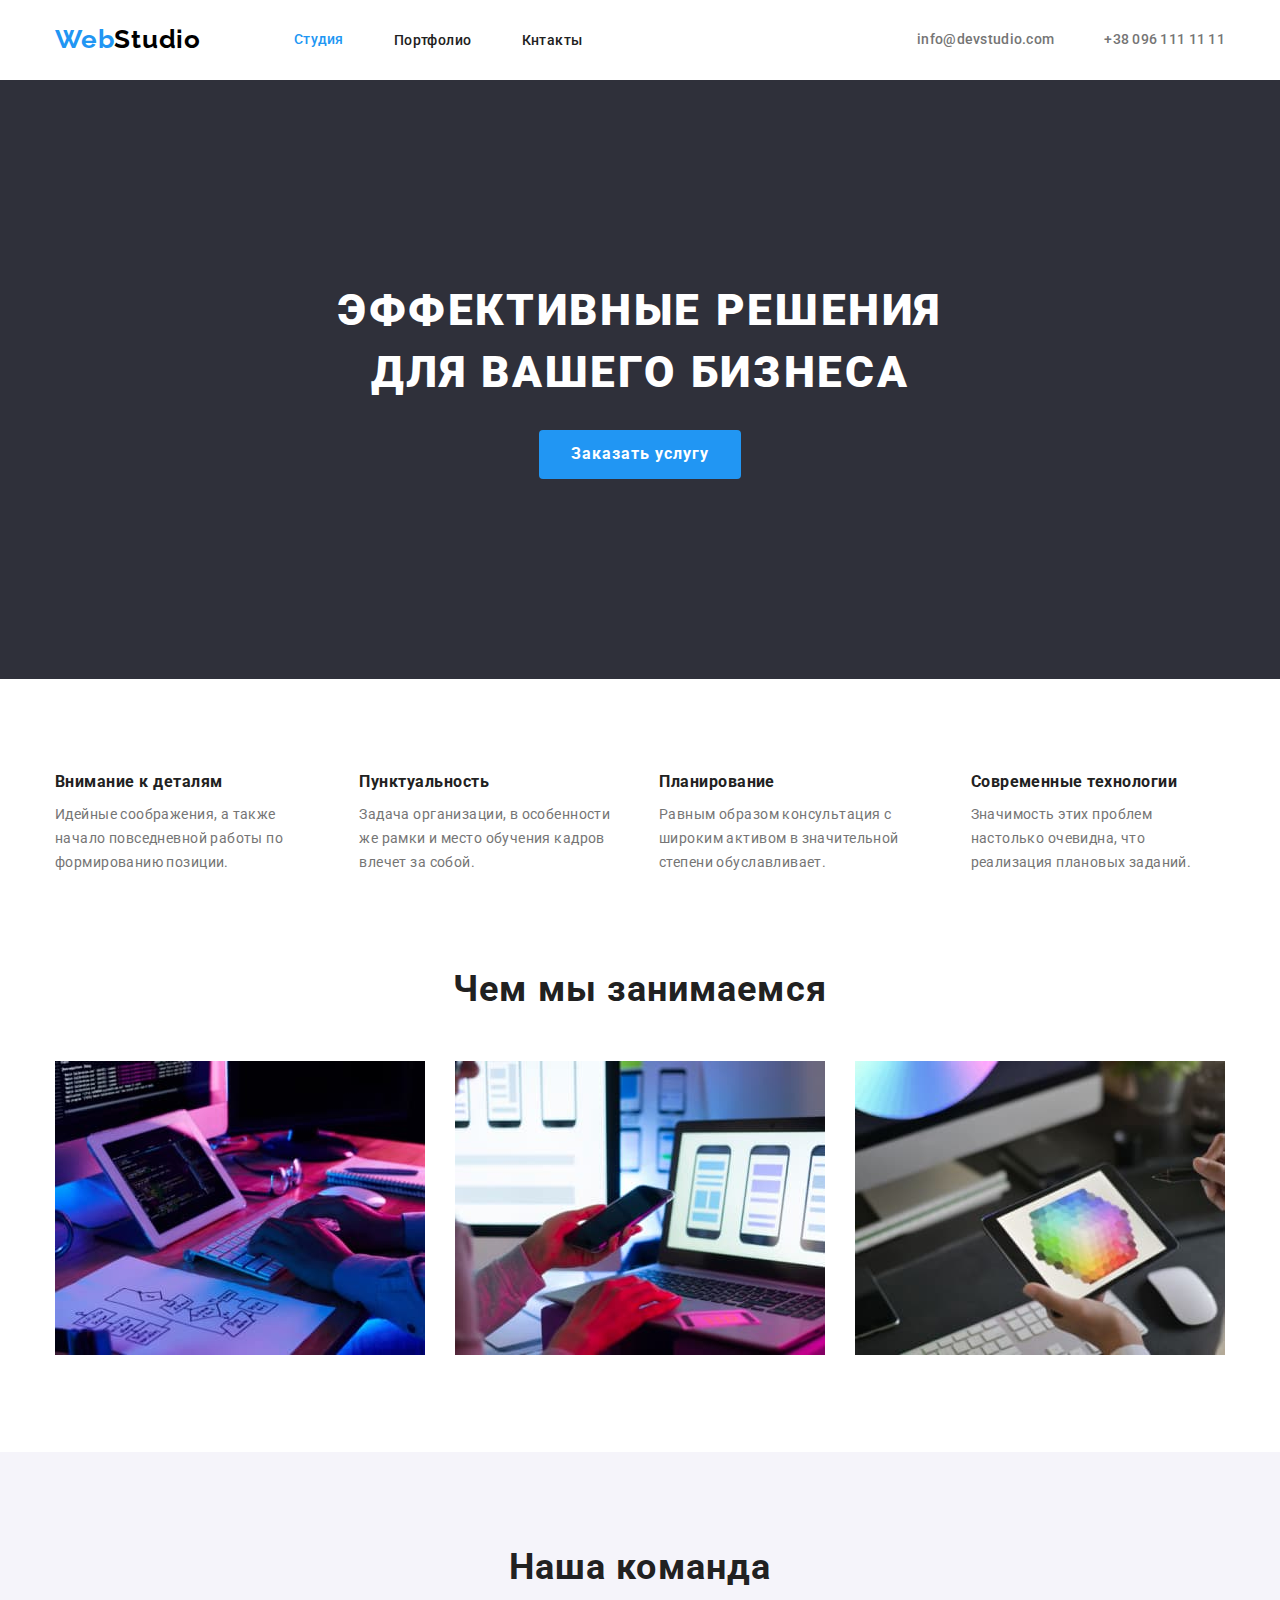
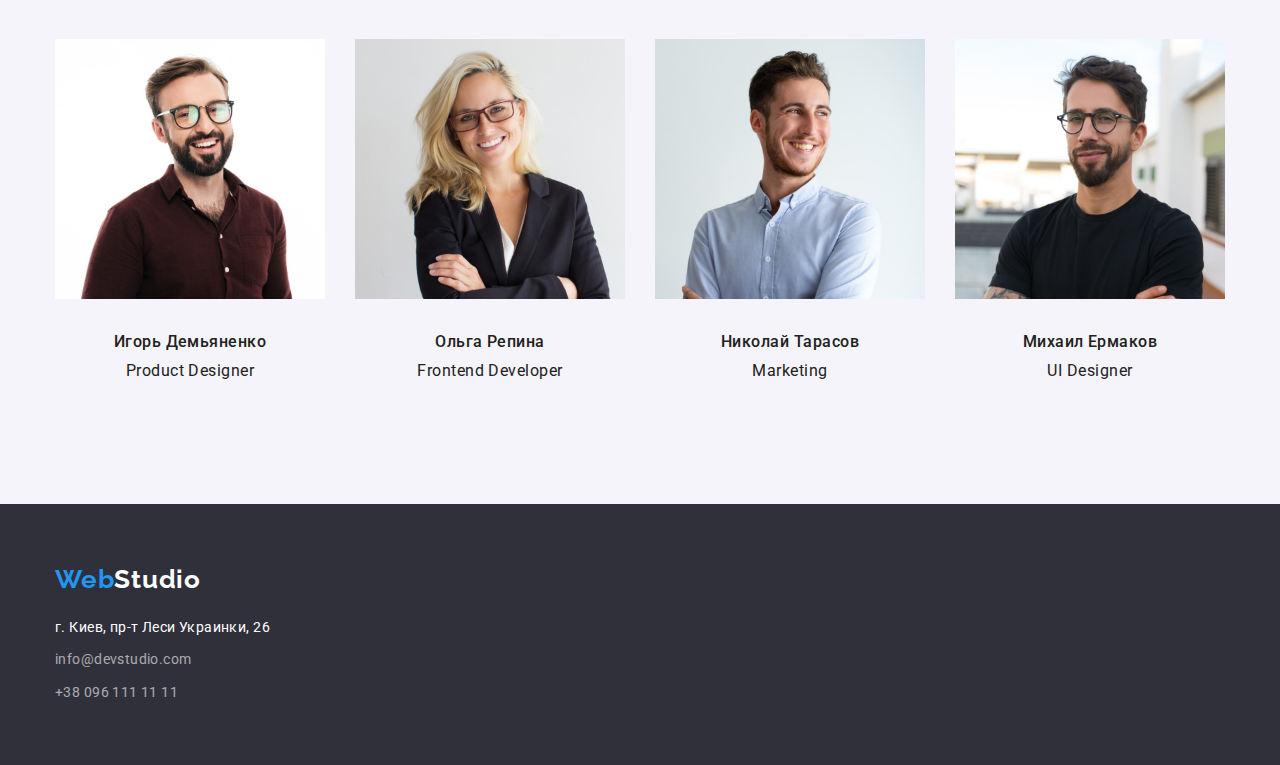
<file: index.html>
<!DOCTYPE html>
<html lang="ru">
  <head>
    <meta charset="UTF-8" />
    <meta http-equiv="X-UA-Compatible" content="IE=edge" />
    <meta name="viewport" content="width=device-width, initial-scale=1.0" />
    <title>Document</title>
    <link rel="preconnect" href="https://fonts.googleapis.com" />
    <link rel="preconnect" href="https://fonts.gstatic.com" crossorigin />
    <link
      href="https://fonts.googleapis.com/css2?family=Raleway:wght@700&family=Roboto:wght@400;500;700;900&display=swap"
      rel="stylesheet"
    />
    <link
      rel="stylesheet"
      href="https://cdnjs.cloudflare.com/ajax/libs/modern-normalize/1.1.0/modern-normalize.min.css"
    />
    <link rel="stylesheet" href="./css/styles.css" />
  </head>
  <body class="page">
    <!-- Верхняя линия-->
    <header class="header">
      <div class="container main-header">
        <a href="./index.html" class="logo"> <span class="logo-span">Web</span>Studio</a>
        <nav>
          <ul class="site-nav list">
            <li class="itim"><a href="./index.html" class="link current">Студия</a></li>
            <li class="itim"><a href="./portfolio.html" class="link">Портфолио</a></li>
            <li class="itim"><a href="" class="link">Кнтакты</a></li>
          </ul>
        </nav>
        <ul class="site-phone list">
          <li class="itim">
            <a href="maito:info@devstudio.com " class="link">info@devstudio.com </a>
          </li>
          <li class="itim"><a href="tel:+380961111111" class="link">+38 096 111 11 11</a></li>
        </ul>
      </div>
    </header>
    <main>
      <!--Шапка-->
      <section class="hero">
        <h1 class="hero-titel">
          Эффективные решения <br />
          для вашего бизнеса
        </h1>
        <button class="button primary" type="button">Заказать услугу</button>
      </section>
      <!--Особенности-->
      <section class="section">
        <div class="container">
          <!-- скритий логічний заголовок -->
          <h2 hidden>Особенности</h2>
          <!-- скритий логічний заголовок -->
          <ul class="list">
            <li class="section-itim">
              <h3 class="section-titel">Внимание к деталям</h3>
              <p class="text">
                Идейные соображения, а также начало повседневной работы по формированию позиции.
              </p>
            </li>
            <li class="section-itim">
              <h3 class="section-titel">Пунктуальность</h3>
              <p class="text">
                Задача организации, в особенности же рамки и место обучения кадров влечет за собой.
              </p>
            </li>
            <li class="section-itim">
              <h3 class="section-titel">Планирование</h3>
              <p class="text">
                Равным образом консультация с широким активом в значительной степени обуславливает.
              </p>
            </li>
            <li class="section-itim">
              <h3 class="section-titel">Современные технологии</h3>
              <p class="text">
                Значимость этих проблем настолько очевидна, что реализация плановых заданий.
              </p>
            </li>
          </ul>
        </div>
      </section>
      <!--Чем мы занимаемся-->
      <section class="section top">
        <div class="container">
          <h2 class="subject">Чем мы занимаемся</h2>
          <ul class="work list">
            <li class="itim"><img src="./images/img1.jpg" alt="projekt" width="370" /></li>
            <li class="itim"><img src="./images/img2.jpg" alt="design" width="370" /></li>
            <li class="itim"><img src="./images/img3.jpg" alt="stylistics" width="370" /></li>
          </ul>
        </div>
      </section>
      <!--Наша команда-->
      <section class="card">
        <div class="container">
          <h2 class="subject">Наша команда</h2>
          <ul class="team list">
            <li class="itim">
              <img src="./images/imgphoto1.jpg" alt="Igor Demyanenko" width="270" />
              <div class="card-desc">
                <h3 class="subject-titel">Игорь Демьяненко</h3>
                <p class="subject-desc" lang="en">Product Designer</p>
              </div>
            </li>
            <li class="itim">
              <img src="./images/imgphoto2.jpg" alt="Olga Repina" width="270" />
              <div class="card-desc">
                <h3 class="subject-titel">Ольга Репина</h3>
                <p class="subject-desc" lang="en">Frontend Developer</p>
              </div>
            </li>
            <li class="itim">
              <img src="./images/imgphoto3.jpg" alt="Nike Tarasov" width="270" />
              <div class="card-desc">
                <h3 class="subject-titel">Николай Тарасов</h3>
                <p class="subject-desc" lang="en">Marketing</p>
              </div>
            </li>
            <li class="itim">
              <img src="./images/imgphoto4.jpg" alt="Mikhail Ermakov" width="270" />
              <div class="card-desc">
                <h3 class="subject-titel">Михаил Ермаков</h3>
                <p class="subject-desc" lang="en">UI Designer</p>
              </div>
            </li>
          </ul>
        </div>
      </section>
    </main>
    <!--Подвал-->
    <footer class="footer">
      <div class="container">
        <a href="/index.html" class="logo footer"><span class="logo-span">Web</span>Studio</a>
        <address>
          <ul class="site-footer list">
            <li class="item">
              <a
                href="https://goo.gl/maps/yVWfpNULPEzSVUcbA"
                target="_blank"
                rel="noreferrer nofollow noopener"
                class="footer-text"
                >г. Киев, пр-т Леси Украинки, 26</a
              >
            </li>
            <li class="item">
              <a href="maito:info@devstudio.com " class="footer-phone">info@devstudio.com </a>
            </li>
            <li class="item">
              <a href="tel:+380961111111" class="footer-phone">+38 096 111 11 11</a>
            </li>
          </ul>
        </address>
      </div>
    </footer>
  </body>
</html>
</file>
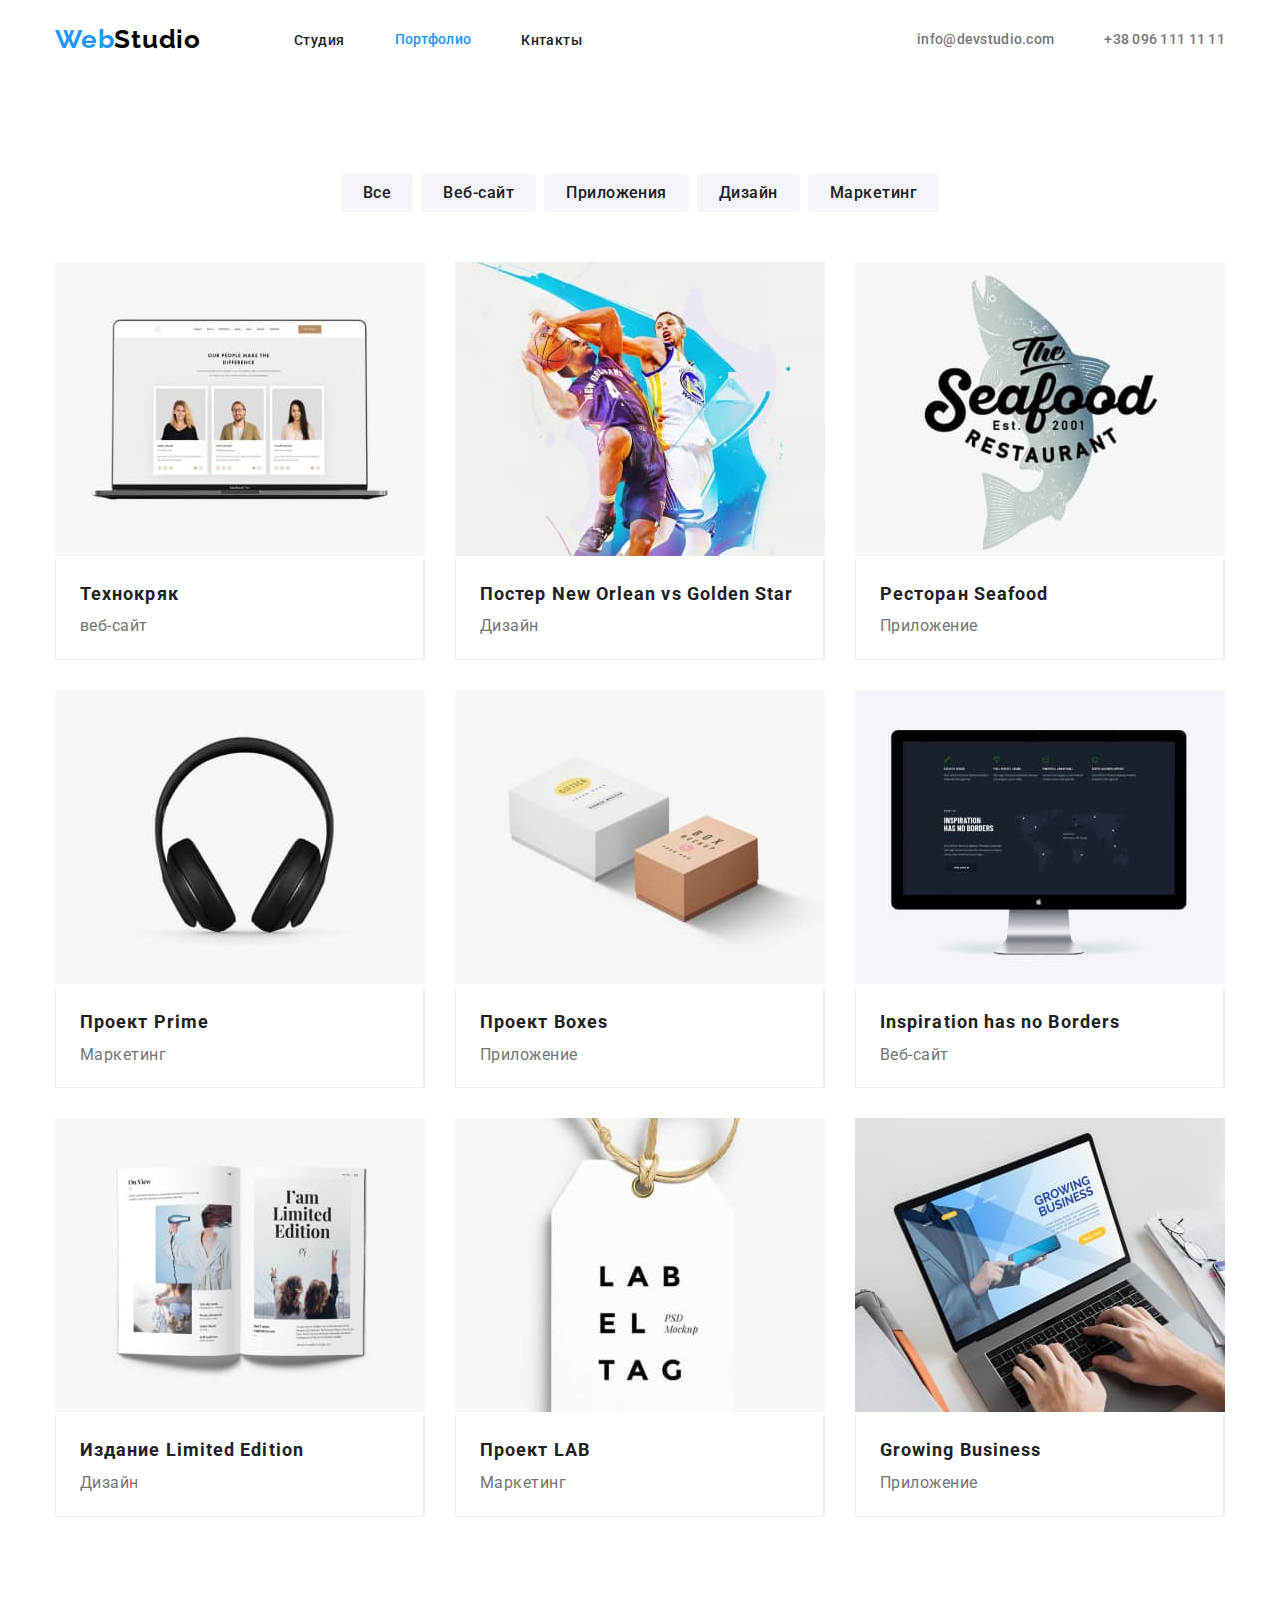
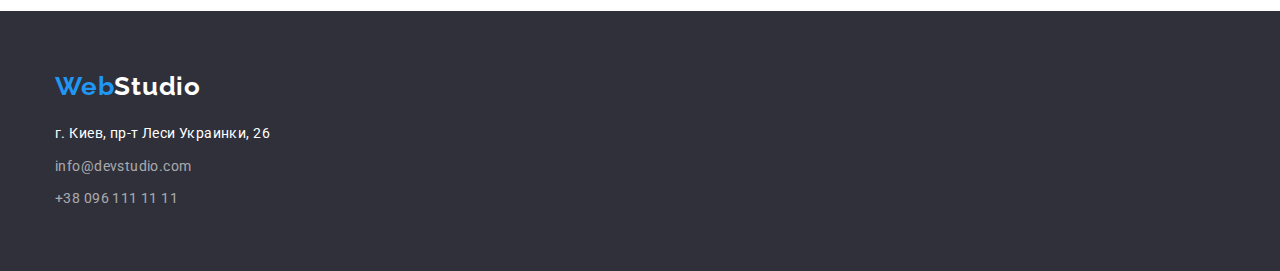
<file: portfolio.html>
<!DOCTYPE html>
<html lang="en">
  <head>
    <meta charset="UTF-8" />
    <meta http-equiv="X-UA-Compatible" content="IE=edge" />
    <meta name="viewport" content="width=device-width, initial-scale=1.0" />
    <title>Document</title>
    <link rel="preconnect" href="https://fonts.googleapis.com" />
    <link rel="preconnect" href="https://fonts.gstatic.com" crossorigin />
    <link
      href="https://fonts.googleapis.com/css2?family=Raleway:wght@700&family=Roboto:wght@400;500;700;900&display=swap"
      rel="stylesheet"
    />
    <link
      rel="stylesheet"
      href="https://cdnjs.cloudflare.com/ajax/libs/modern-normalize/1.1.0/modern-normalize.min.css"
    />
    <link rel="stylesheet" href="./css/styles.css" />
  </head>
  <body class="page">
    <!-- Верхняя линия-->
    <header class="header">
      <div class="container main-header">
        <a href="./index.html" class="logo"> <span class="logo-span">Web</span>Studio</a>
        <nav>
          <ul class="site-nav list">
            <li class="itim"><a href="./index.html" class="link">Студия</a></li>
            <li class="itim"><a href="./portfolio.html" class="link current">Портфолио</a></li>
            <li class="itim"><a href="" class="link">Кнтакты</a></li>
          </ul>
        </nav>
        <ul class="site-phone list">
          <li class="itim">
            <a href="maito:info@devstudio.com " class="link">info@devstudio.com </a>
          </li>
          <li class="itim"><a href="tel:+380961111111" class="link">+38 096 111 11 11</a></li>
        </ul>
      </div>
    </header>
    <main>
      <section class="">
        <h1 hidden>filter</h1>
        <div class="container">
          <ul class="filter list">
            <li class="item"><button type="button" class="btn current">Все</button></li>
            <li class="item"><button type="button" class="btn">Веб-сайт</button></li>
            <li class="item"><button type="button" class="btn">Приложения</button></li>
            <li class="item"><button type="button" class="btn">Дизайн</button></li>
            <li class="item"><button type="button" class="btn">Маркетинг</button></li>
          </ul>
          <ul class="projekt list">
            <li class="item">
              <a href="" class="element">
                <img src="./images/portfolio1.jpg " alt="tehnocryak" width="370" />
                <div class="item-desc">
                  <h2 class="heading subtitel">Технокряк</h2>
                  <p class="lead desc">веб-сайт</p>
                </div>
              </a>
            </li>
            <li class="item">
              <a href="">
                <img
                  src="./images/portfolio2.jpg "
                  alt="post New Orlean vs Golden Star"
                  width="370"
                />
                <div class="item-desc">
                  <h2 class="heading subtitel">Постер New Orlean vs Golden Star</h2>
                  <p class="lead desc">Дизайн</p>
                </div>
              </a>
            </li>
            <li class="item">
              <a href="">
                <img src="./images/portfolio3.jpg " alt="Restaurant Seafood" width="370" />
                <div class="item-desc">
                  <h2 class="heading subtitel">Ресторан Seafood</h2>
                  <p class="lead desc">Приложение</p>
                </div>
              </a>
            </li>
            <li class="item">
              <a href="">
                <img src="./images/portfolio4.jpg " alt="projekt Prime" width="370" />
                <div class="item-desc">
                  <h2 class="heading subtitel">Проект Prime</h2>
                  <p class="lead desc">Маркетинг</p>
                </div>
              </a>
            </li>
            <li class="item">
              <a href="">
                <img src="./images/portfolio5.jpg " alt="projekt Boxes" width="370" />
                <div class="item-desc">
                  <h2 class="heading subtitel">Проект Boxes</h2>
                  <p class="lead desc">Приложение</p>
                </div>
              </a>
            </li>
            <li class="item">
              <a href="">
                <img src="./images/portfolio6.jpg " alt="Inspiration has no Borders" width="370" />
                <div class="item-desc">
                  <h2 class="heading subtitel">Inspiration has no Borders</h2>
                  <p class="lead desc">Веб-сайт</p>
                </div>
              </a>
            </li>
            <li class="item">
              <a href="">
                <img src="./images/portfolio7.jpg " alt="Limited Edition" width="370" />
                <div class="item-desc">
                  <h2 class="heading subtitel">Издание Limited Edition</h2>
                  <p class="lead desc">Дизайн</p>
                </div>
              </a>
            </li>
            <li class="item">
              <a href="">
                <img src="./images/portfolio8.jpg " alt="projekt LAB" width="370" />
                <div class="item-desc">
                  <h2 class="heading subtitel">Проект LAB</h2>
                  <p class="lead desc">Маркетинг</p>
                </div>
              </a>
            </li>
            <li class="item">
              <a href="">
                <img src="./images/portfolio9.jpg " alt="Growing Business" width="370" />
                <div class="item-desc">
                  <h2 class="heading subtitel">Growing Business</h2>
                  <p class="lead desc">Приложение</p>
                </div>
              </a>
            </li>
          </ul>
        </div>
      </section>
    </main>
    <!--Подвал-->
    <footer class="footer">
      <div class="container">
        <a href="/index.html" class="logo footer"><span class="logo-span">Web</span>Studio</a>
        <address>
          <ul class="site-footer list">
            <li class="item">
              <a
                href="https://goo.gl/maps/yVWfpNULPEzSVUcbA"
                target="_blank"
                rel="noreferrer nofollow noopener"
                class="footer-text"
                >г. Киев, пр-т Леси Украинки, 26</a
              >
            </li>
            <li class="item">
              <a href="maito:info@devstudio.com " class="footer-phone">info@devstudio.com </a>
            </li>
            <li class="item">
              <a href="tel:+380961111111" class="footer-phone">+38 096 111 11 11</a>
            </li>
          </ul>
        </address>
      </div>
    </footer>
  </body>
</html>
</file>
<file: css/styles.css>
/* палитра */
:root {
  --primary-text-color: #212121;
  --titel-text-color: #757575;
  --accent-text-color: #2196f3;
  --primary-bg-color: #ffffff;
  --bg-hero-color: #2f303a;
  --footer-text-color: rgba(255, 255, 255, 0.6);
  --bg-card-color: #f5f4fa;
  --bg-group-color: #eeeeee;
  --logo-text-color: #000000;
}
/* html {
    box-sizing: border-box;
}
*, 
*::before,
*::after */

body {
  margin: 0;
  background-color: var(--primary-bg-color);
  color: var(--primary-text-color);

  font-family: Roboto, sans-serif;
  font-size: 14px;
  letter-spacing: 0.03em;
}
/* section {
  outline: 2px solid tomato;
} */
/* знімае крапочкі на переліку */
.list {
  list-style: none;
  padding: 0;
  margin: 0;
}
/* знімає підкреслювання */
a {
  text-decoration: none;
}
.subtitel {
  color: var(--primary-text-color);
}
.desc {
  color: var(--titel-text-color);
}
/* контейнер для центрування та обмеження контенту */
.container {
  width: 1200px;
  padding-right: 15px;
  padding-left: 15px;
  margin-right: auto;
  margin-left: auto;
}

/* Верхня линия */
.header {
  background-color: var(--primary-bg-color);
  /* height: 80px; */
}
.main-header {
  display: flex;
  align-items: center;
  /* justify-content: space-between; */
}
/* logo */
.logo {
  margin-right: 93px;

  color: var(--logo-text-color);

  font-family: Raleway;
  font-size: 26px;
  font-weight: 700;
  line-height: 1.2;
  letter-spacing: 0.03em;
  text-align: left;

  /* font-family: Oleo Script;
    font-size: 26px;
    font-weight: 400;
    line-height: 1.4;
    letter-spacing: 0.03em;
    text-align: left; */
}
.logo-span {
  color: var(--accent-text-color);

  font-family: Raleway, sans-serif;
}
.logo.footer {
  color: var(--primary-bg-color);
}
/* site-nav */
.site-nav .current {
  color: var(--accent-text-color);

  /* font-family: Roboto, sans-serif ; 
    font-size: 14px; */
  line-height: 1.14;
  letter-spacing: 0.02em;
}
.site-nav.list {
  display: flex;
}
.site-nav .link {
  display: block;
  padding-top: 32px;
  padding-bottom: 32px;
}
.site-nav a {
  color: var(--primary-text-color);

  font-weight: 500;
}
.site-nav :hover,
.site-nav :focus {
  color: var(--accent-text-color);
}
.site-nav .itim:not(:last-child) {
  margin-right: 50px;
}
/* haeder-address */
.site-phone a {
  color: var(--titel-text-color);

  /* font-family: Roboto;
    font-size: 14px; */
  font-weight: 500;
  line-height: 1.14;
  letter-spacing: 0.02em;
  text-align: left;
}
.site-phone .itim:not(:last-child) {
  margin-right: 50px;
}
.site-phone.list {
  display: flex;
  margin-left: auto;
}
.site-phone .link {
  display: block;
  padding-top: 32px;
  padding-bottom: 32px;
}
.site-phone :hover,
.site-phone :focus {
  color: var(--accent-text-color);
}
/* Шапка */
/* hero */
.hero {
  background-color: var(--bg-hero-color);
  padding: 0;
  text-align: center;
  padding-top: 200px;
  padding-bottom: 200px;
}

.hero-titel {
  color: var(--primary-bg-color);
  width: 696px;
  height: 120px;
  /* background-color: var(--bg-hero-color); */

  margin: 0 auto;
  margin-bottom: 30px;

  /* font-family: Roboto; */
  font-size: 44px;
  font-weight: 900;
  line-height: 1.4;
  letter-spacing: 0.06em;
  text-align: center;
  text-transform: uppercase;
}
/* Button */
.button {
  border: none;
  border-radius: 4px;
  padding: 10px 32px;

  color: var(--primary-bg-color);
  background-color: var(--accent-text-color);

  font-family: inherit;
  font-size: 16px;
  font-weight: 700;
  line-height: 1.8;
  letter-spacing: 0.06em;
  text-align: center;
}
.btn:hover,
.btn:focus {
  color: var(--primary-bg-color);
  background-color: var(--accent-text-color);
}
.btn {
  border-radius: 4px;
  padding: 6px 22px;
  border: none;

  color: var(--primary-text-color);
  background-color: var(--bg-card-color);

  font-family: inherit;
  font-size: 16px;
  font-weight: 500;
  line-height: 1.6;
  letter-spacing: 0.03em;
  text-align: center;
}
/* .btn.current {
  color: var(--primary-bg-color);
  background-color: var(--accent-text-color);
} */

/* особености */
/* section */
section {
  padding-top: 94px;
  padding-bottom: 94px;
}
.section.top {
  padding-top: 0;
}
.section .list {
  display: flex;
  margin: 0 auto;
}
.section-itim {
  width: calc((100%-90px) / 4);
}
.section-itim:not(:nth-last-child(-n + 1)) {
  margin-right: 30px;
}
.section-titel {
  margin-top: 0;
  margin-bottom: 10px;

  color: var(--primary-text-color);

  /* font-family: Roboto;
    font-size: 14px; */
  font-weight: 700;
  line-height: 1.14;
  letter-spacing: 0.03em;
  text-align: left;
}
.text {
  margin: 0 0;
  color: var(--titel-text-color);

  /* font-family: Roboto;
    font-size: 14px;
    font-weight: 400; */
  line-height: 24px;
  letter-spacing: 0.03em;
  text-align: left;
  /* text-transform: uppercase; */
}
/* Чем мы занимаемся, наша команда */
.subject {
  margin: 0;
  margin-bottom: 50px;

  color: var(--primary-text-color);

  /* font-family: Roboto; */
  font-size: 36px;
  font-weight: 700;
  line-height: 1.2;
  letter-spacing: 0.03em;
  text-align: center;
}
.card-desc {
  padding-top: 30px;
  padding-bottom: 30px;
}
/* h3 */
.subject-titel {
  margin: 0;
  margin-bottom: 10px;

  color: var(--primary-text-color);

  /* font-family: Roboto; */
  font-size: 16px;
  font-weight: 500;
  line-height: 1.2;
  letter-spacing: 0.03em;
  text-align: center;
}
.subject-desc {
  margin: 0;

  /* font-family: Roboto; */
  font-size: 16px;
  /* font-weight: 400; */
  line-height: 1.2;
  letter-spacing: 0.03em;
  text-align: center;
}
.work {
  width: 1170px;
  margin-left: auto;
  margin-right: auto;
}
.work.list {
  display: flex;
}
.work .itim + .itim {
  margin-left: 30px;
}
/* card */
.card {
  background-color: var(--bg-card-color);
  padding-top: 94px;
  padding-bottom: 94px;
}
.team.list {
  display: flex;
}
.team .itim + .itim {
  margin-left: 30px;
}
/* Projekts */
.heading {
  font-size: 18px;
  font-weight: 700;
  line-height: 1.7;
  letter-spacing: 0.06em;
  text-align: left;

  margin-top: 0;
  margin-bottom: 4px;
}
.lead {
  margin-top: 0;
  margin-bottom: 0;

  font-size: 16px;
  line-height: 1.6;
  letter-spacing: 0.03em;
  text-align: left;
}
.filter {
  display: flex;
  justify-content: center;
  margin-bottom: 50px;
}
.filter .item + .item {
  margin-left: 8px;
}
.projekt {
  display: flex;
  flex-wrap: wrap;
  margin-top: -30px;
  margin-left: -30px;
}
.projekt .item {
  width: calc((100% - 90px) / 3);
  margin-top: 30px;
  margin-left: 30px;
  /* margin-right: 15px;
  margin-left: 15px;
  margin-bottom: 30px; */
}
.projekt .item:nth-last-child(-n + 3) {
  margin-bottom: 0;
}
.item-desc {
  margin: 0;
  border-left: 1px solid var(--bg-group-color);
  border-bottom: 1px solid var(--bg-group-color);
  border-right: 2px solid var(--bg-group-color);
  padding-left: 24px;
  padding-top: 20px;
  padding-bottom: 20px;
  padding-right: 24px;
}
/* .projekt:nth-child(3n) {
  margin-right: 0;
} */
/* Подвал */
footer {
  background-color: var(--bg-hero-color);
  padding-top: 60px;
  padding-bottom: 60px;
}
address {
  font-style: normal;
  margin-top: 20px;
}
.footer-phone {
  color: var(--footer-text-color);
}
.footer-text {
  color: var(--primary-bg-color);
}
.site-footer {
  /* font-family: Roboto;
    font-size: 14px; */
  font-weight: 400;
  line-height: 1.7;
  letter-spacing: 0.03em;
  text-align: left;
}
/* .site-footer .item {
  margin-bottom: 9px;
} */
.site-footer .item:not(:nth-last-child(-n + 1)) {
  margin-bottom: 9px;
}
</file>
